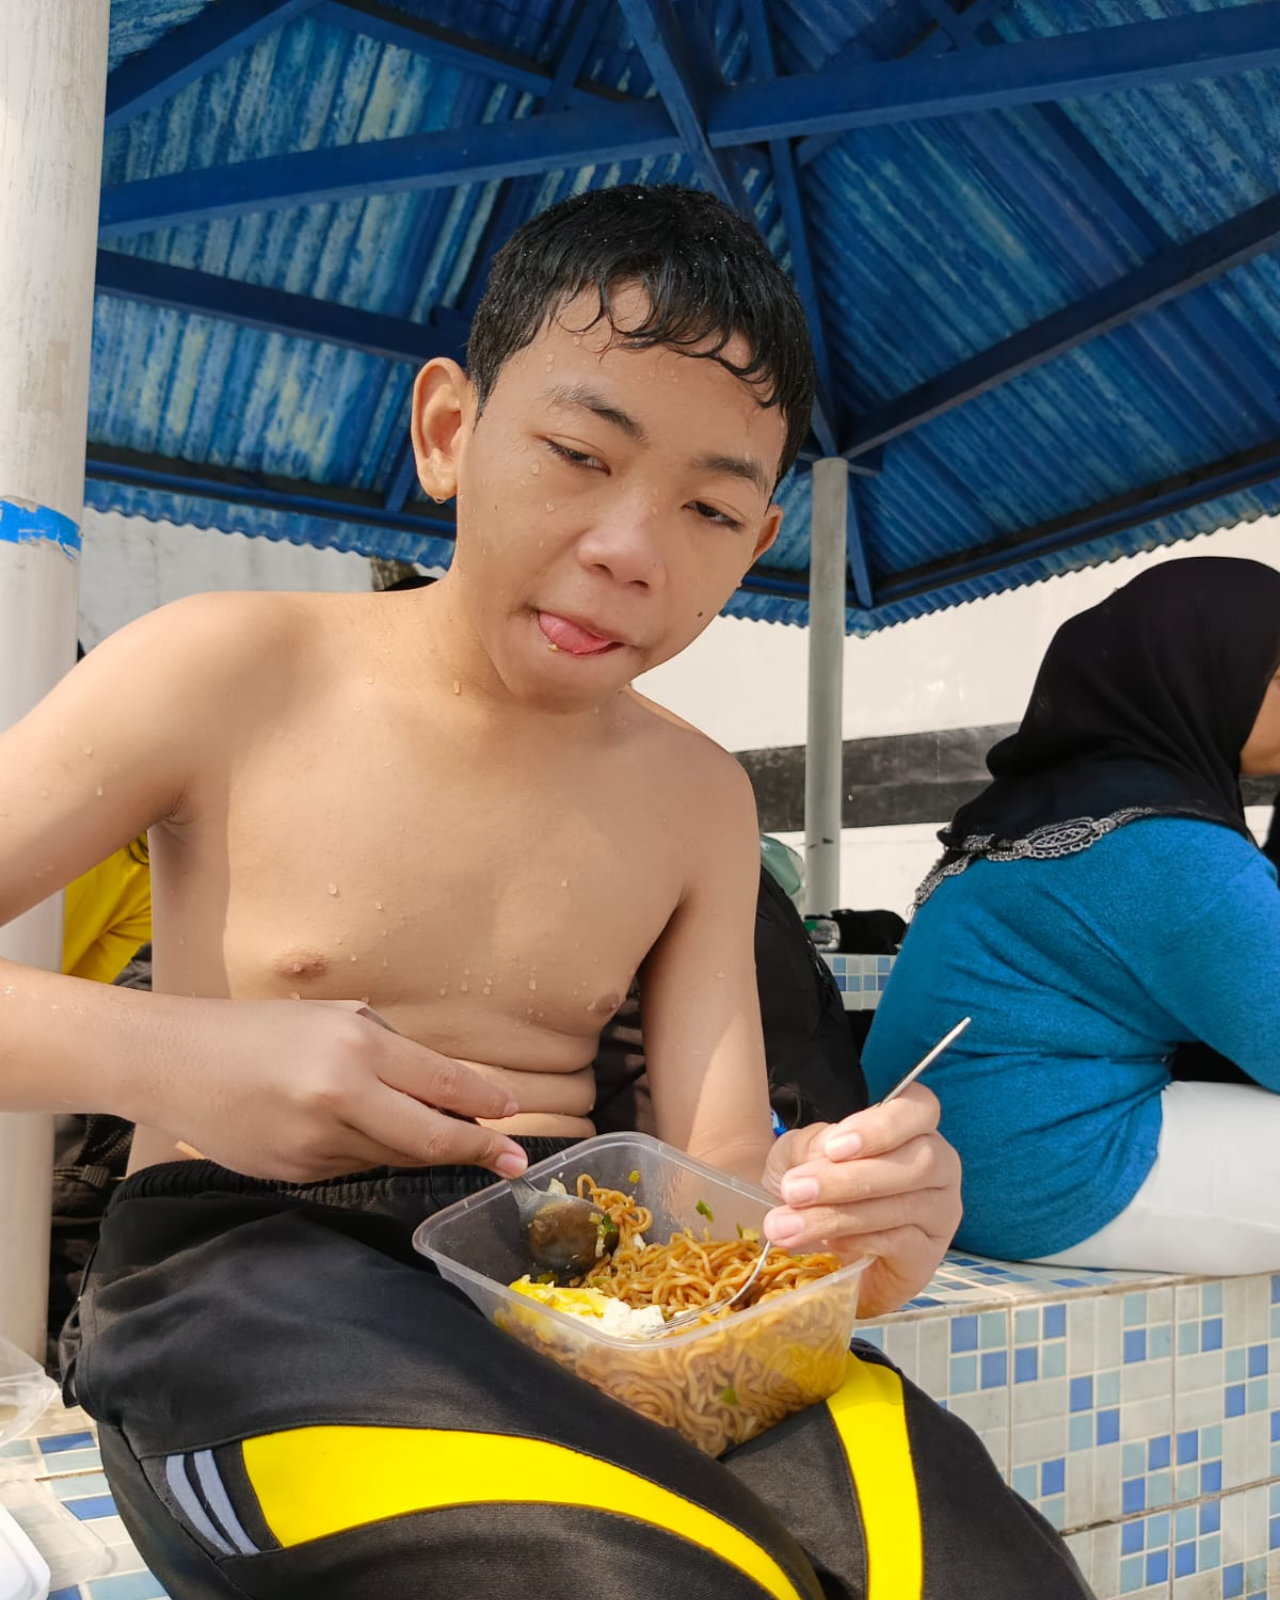
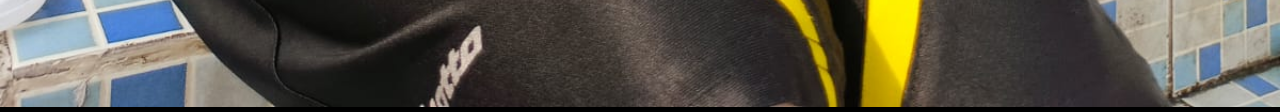
<file: Bagas.html>
<!DOCTYPE html>
<html>

<head>
  <meta charset="UTF-8">
  <meta name="viewport" content="width=device-width, initial-scale=1">
  <title>Wlee</title>
  <link rel="stylesheet" href="style.css">

</head>

<body>
  <img src="bagas.jpg" alt="Bagas Naked">
</body>

</html>
</file>
<file: style.css>
/* For Fonts */

/* Main StyleSheet*/
body {
  background-color: black;
  color: white;
  font-size: 15pt;
  Font-Family: verdana;
  margin: 0px;
}

video {
  width: 100%;
}

img {
  width: 100%;
  margin: 0px;
}

a {
  text-decoration: none;
}

button {
  border: none;
  border-radius: 3px;
  height: 7vh;
  width: 99%;
}
/*
.  background: radial-gradient(circle at 30% 107%, #fdf497 0%, #fdf497 5%, #fd5949 45%,#d6249f 60%,#285AEB 90%);
}
*/

.socialMedia button,
.codingAccount button,
.othersStuff button,
.recommended button {
  display: block;
  margin: auto;
  margin-bottom: 10px;
  font-weight: bold;
  box-shadow: 2px 3px 5px #A3A3A3;
}

footer {
  background-color: #FFFFFF;
}
</file>
